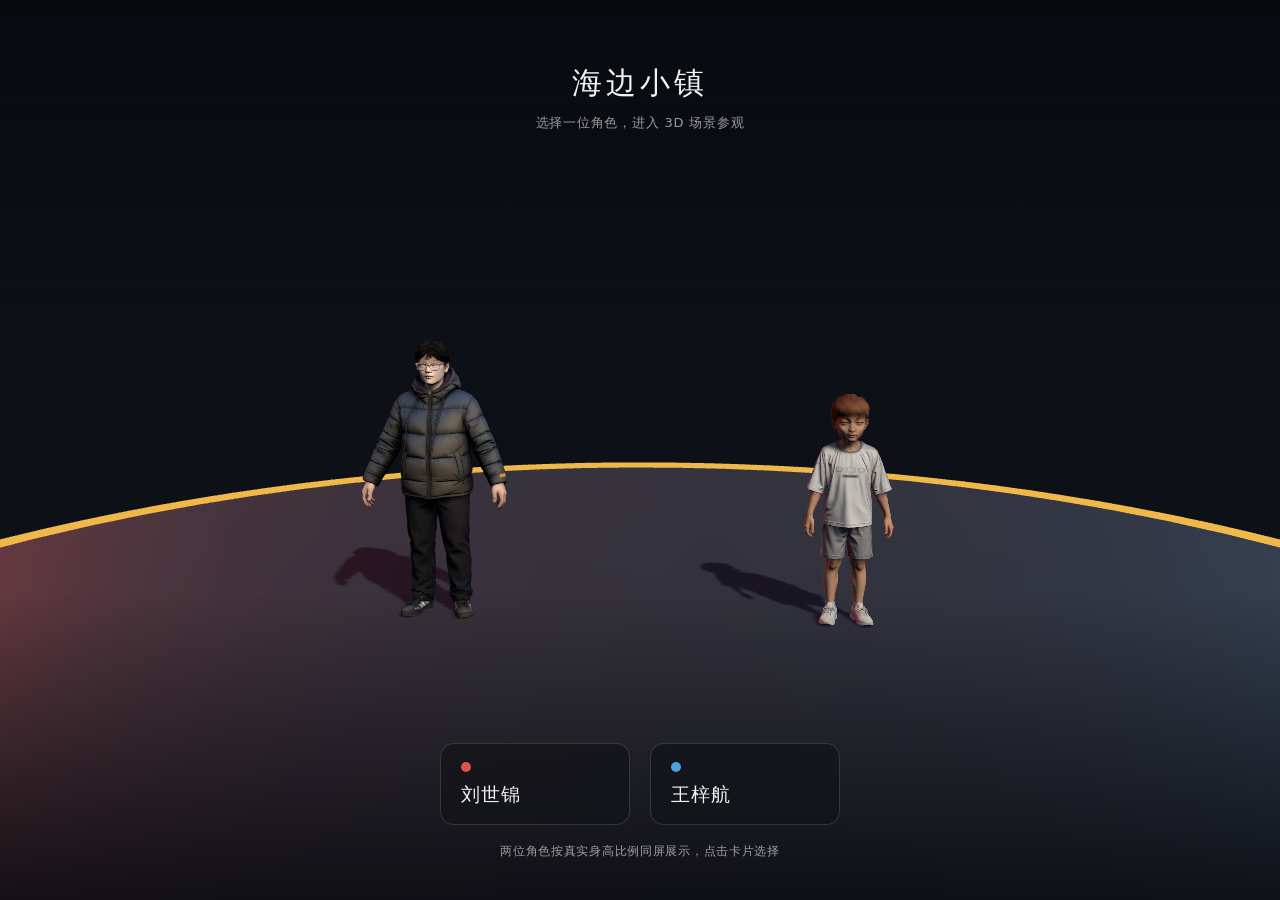
<file: web/index.html>
<!DOCTYPE html>
<html lang="zh-CN">
<head>
<meta charset="UTF-8" />
<meta name="viewport" content="width=device-width, initial-scale=1.0" />
<title>海边小镇 · 角色漫游</title>
<link rel="icon" href="data:image/svg+xml,<svg xmlns='http://www.w3.org/2000/svg' viewBox='0 0 16 16'><circle cx='8' cy='8' r='7' fill='%23f0b848'/></svg>" />
<link rel="stylesheet" href="style.css" />
<script type="importmap">
{
  "imports": {
    "three": "./vendor/three.module.js",
    "three/addons/": "./vendor/jsm/"
  }
}
</script>
</head>
<body>
<canvas id="c"></canvas>

<div id="select-ui" class="ui">
  <div class="select-head">
    <h1>海边小镇</h1>
    <p>选择一位角色，进入 3D 场景参观</p>
  </div>
  <div class="cards">
    <button class="card" data-char="0">
      <span class="card-dot" style="background:#e2504a"></span>
      <span class="card-name">刘世锦</span>
    </button>
    <button class="card" data-char="1">
      <span class="card-dot" style="background:#4aa3e2"></span>
      <span class="card-name">王梓航</span>
    </button>
  </div>
  <p class="select-foot">两位角色按真实身高比例同屏展示，点击卡片选择</p>
</div>

<div id="hud" class="ui hidden">
  <div class="hud-top">
    <span id="hud-name">—</span>
    <span id="hud-sub"></span>
  </div>
  <div id="score-panel" aria-live="polite">
    <span class="score-label">探索积分</span>
    <strong id="score-value">0</strong>
    <span id="score-stage">登天阶段 0 / 20</span>
    <span id="save-status">存档：起点</span>
    <span id="dash-status" class="hidden">星跃充能 3 / 3</span>
    <button id="reset-progress" type="button" title="清空积分、宝箱与三个长关的检查点">一键刷新积分</button>
  </div>
  <div class="hud-keys">
    <span><b>W A S D</b> 移动</span>
    <span><b>空格</b> 跳跃</span>
    <span><b>Shift</b> 加速</span>
    <span><b>F</b> 星跃</span>
    <span><b>E</b> 开门</span>
    <span><b>R</b> 返回存档点</span>
    <span><b>T</b> 切换关卡</span>
    <span><b>M</b> 静音</span>
    <span><b>鼠标</b> 点击锁定后移动转视角</span>
    <span><b>手柄</b> 左摇杆移动 · A 跳 · LT 加速 · 右摇杆视角</span>
    <span><b>滚轮</b> 缩放</span>
  </div>
  <div id="timer" class="hidden">0.00 秒</div>
  <div id="hint" class="hidden"></div>
  <div id="lock-tip" class="hidden">点击画面锁定鼠标视角 · ESC 释放</div>
  <div class="hud-actions">
    <button id="course-switch" type="button" title="切换关卡（T）">切换关卡</button>
    <button id="back-btn" type="button">返回选角</button>
  </div>
</div>

<div id="loading" class="ui"><div class="spinner"></div><span id="loading-text">正在加载角色模型…</span></div>

<script type="module" src="./src/main.js"></script>
</body>
</html>
</file>
<file: web/style.css>
:root {
  --panel: rgba(18, 20, 24, 0.72);
  --panel-border: rgba(255, 255, 255, 0.14);
  --text: #f2f3f5;
  --text-dim: rgba(242, 243, 245, 0.62);
  --accent: #f0b848;
}

* { box-sizing: border-box; }

html, body {
  margin: 0;
  height: 100%;
  overflow: hidden;
  background: #0a0c10;
  font-family: "PingFang SC", "Microsoft YaHei", "Segoe UI", system-ui, sans-serif;
  color: var(--text);
  -webkit-font-smoothing: antialiased;
}

#c { display: block; width: 100vw; height: 100vh; }

.ui {
  position: absolute;
  inset: 0;
  pointer-events: none;
}

.hidden { display: none !important; }

.ui button { pointer-events: auto; }

/* ---------- 选角界面 ---------- */

#select-ui {
  display: flex;
  flex-direction: column;
  align-items: center;
  padding: 7vh 24px 4.5vh;
  background: linear-gradient(180deg, rgba(6, 8, 12, 0.72) 0%, rgba(6, 8, 12, 0) 34%, rgba(6, 8, 12, 0) 66%, rgba(6, 8, 12, 0.8) 100%);
}

.select-head { text-align: center; margin-bottom: auto; }
.select-head h1 {
  margin: 0;
  font-size: 30px;
  font-weight: 500;
  letter-spacing: 0.14em;
}
.select-head p {
  margin: 10px 0 0;
  font-size: 13px;
  color: var(--text-dim);
  letter-spacing: 0.06em;
}

.cards { display: flex; gap: 20px; margin-bottom: 18px; }

.card {
  position: relative;
  width: 190px;
  padding: 18px 20px 16px;
  display: flex;
  flex-direction: column;
  gap: 6px;
  text-align: left;
  background: var(--panel);
  border: 1px solid var(--panel-border);
  border-radius: 14px;
  color: var(--text);
  cursor: pointer;
  backdrop-filter: blur(10px);
  transition: transform 0.18s ease, border-color 0.18s ease, background 0.18s ease;
  font: inherit;
}

.card:hover {
  transform: translateY(-4px);
  border-color: rgba(240, 184, 72, 0.75);
  background: rgba(28, 30, 36, 0.82);
}
.card:active { transform: translateY(-1px); }

.card-dot {
  width: 10px; height: 10px; border-radius: 50%;
  display: block; margin-bottom: 4px;
}
.card-name { font-size: 19px; font-weight: 500; letter-spacing: 0.04em; }
.card-meta { font-size: 12px; color: var(--text-dim); letter-spacing: 0.04em; }

.select-foot {
  margin: 0;
  font-size: 12px;
  color: var(--text-dim);
  letter-spacing: 0.06em;
}

/* ---------- 场景 HUD ---------- */

#hud { padding: 22px 26px; }

.hud-top {
  display: inline-flex;
  align-items: center;
  gap: 12px;
  padding: 8px 16px;
  background: var(--panel);
  border: 1px solid var(--panel-border);
  border-radius: 999px;
  backdrop-filter: blur(10px);
}
#hud-name { font-size: 15px; font-weight: 500; letter-spacing: 0.06em; }
#hud-sub { font-size: 12px; color: var(--text-dim); }

#score-panel {
  position: absolute;
  top: 22px;
  right: 26px;
  min-width: 146px;
  padding: 11px 16px 10px;
  display: grid;
  grid-template-columns: 1fr auto;
  align-items: baseline;
  gap: 2px 12px;
  text-align: right;
  background: rgba(18, 20, 24, 0.8);
  border: 1px solid rgba(240, 184, 72, 0.48);
  border-radius: 10px;
  backdrop-filter: blur(10px);
  box-shadow: 0 10px 30px rgba(4, 8, 14, 0.2);
  transition: border-color 0.18s ease, box-shadow 0.18s ease, transform 0.18s ease;
}
#score-panel.bump {
  border-color: rgba(255, 215, 107, 0.95);
  box-shadow: 0 0 0 3px rgba(255, 201, 74, 0.16), 0 12px 34px rgba(4, 8, 14, 0.3);
  transform: scale(1.035);
}
.score-label {
  font-size: 11px;
  letter-spacing: 0.12em;
  color: var(--text-dim);
}
#score-value {
  grid-row: span 2;
  font-size: 24px;
  line-height: 1;
  color: #ffd66b;
  font-variant-numeric: tabular-nums;
}
#score-stage {
  font-size: 10px;
  letter-spacing: 0.05em;
  color: rgba(242, 243, 245, 0.52);
}
#save-status {
  grid-column: 1 / -1;
  padding-top: 5px;
  margin-top: 4px;
  border-top: 1px solid rgba(255, 255, 255, 0.09);
  font-size: 10px;
  letter-spacing: 0.04em;
  color: rgba(255, 214, 107, 0.78);
}
#dash-status {
  grid-column: 1 / -1;
  margin-top: 5px;
  padding: 4px 7px;
  border: 1px solid rgba(123, 243, 223, 0.34);
  border-radius: 6px;
  background: rgba(45, 148, 151, 0.12);
  color: #9ff7e5;
  font-size: 10px;
  letter-spacing: 0.08em;
  text-align: center;
  text-shadow: 0 0 12px rgba(123, 243, 223, 0.38);
}
#reset-progress {
  grid-column: 1 / -1;
  width: 100%;
  margin-top: 7px;
  padding: 5px 8px;
  border: 1px solid rgba(255, 255, 255, 0.14);
  border-radius: 6px;
  background: rgba(255, 255, 255, 0.055);
  color: rgba(242, 243, 245, 0.76);
  font: inherit;
  font-size: 10px;
  letter-spacing: 0.06em;
  cursor: pointer;
  transition: color 0.16s ease, border-color 0.16s ease, background 0.16s ease;
}
#reset-progress:hover {
  color: #ffd9d2;
  border-color: rgba(226, 80, 74, 0.72);
  background: rgba(226, 80, 74, 0.12);
}

.hud-keys {
  position: absolute;
  left: 26px;
  bottom: 26px;
  display: flex;
  gap: 18px;
  font-size: 12px;
  color: var(--text-dim);
  letter-spacing: 0.04em;
}
.hud-keys b { color: var(--text); font-weight: 500; }

.hud-actions {
  position: absolute;
  right: 26px;
  bottom: 26px;
  display: flex;
  gap: 10px;
}

#course-switch,
#back-btn {
  padding: 9px 18px;
  font: inherit;
  font-size: 13px;
  color: var(--text);
  background: var(--panel);
  border: 1px solid var(--panel-border);
  border-radius: 999px;
  cursor: pointer;
  backdrop-filter: blur(10px);
  transition: border-color 0.18s ease, background 0.18s ease;
}

#course-switch {
  color: #ffdb82;
  border-color: rgba(240, 184, 72, 0.42);
}

#course-switch:hover {
  color: #ffe7ab;
  border-color: rgba(240, 184, 72, 0.88);
  background: rgba(55, 45, 25, 0.82);
}

#back-btn:hover { border-color: rgba(240, 184, 72, 0.75); background: rgba(28, 30, 36, 0.86); }

/* ---------- 交互提示 ---------- */

#hint {
  position: absolute;
  left: 50%;
  bottom: 14vh;
  transform: translateX(-50%);
  padding: 10px 22px;
  font-size: 14px;
  letter-spacing: 0.08em;
  color: var(--text);
  background: var(--panel);
  border: 1px solid rgba(240, 184, 72, 0.55);
  border-radius: 999px;
  backdrop-filter: blur(10px);
}

#lock-tip {
  position: absolute;
  left: 50%;
  top: 9vh;
  transform: translateX(-50%);
  padding: 8px 20px;
  font-size: 13px;
  letter-spacing: 0.08em;
  color: var(--text-dim);
  background: var(--panel);
  border: 1px solid var(--panel-border);
  border-radius: 999px;
  backdrop-filter: blur(10px);
}

/* ---------- 训练计时器 ---------- */

#timer {
  position: absolute;
  top: 24px;
  left: 50%;
  transform: translateX(-50%);
  padding: 8px 24px;
  font-size: 22px;
  font-weight: 600;
  letter-spacing: 0.06em;
  color: var(--text);
  background: var(--panel);
  border: 1px solid rgba(240, 184, 72, 0.55);
  border-radius: 999px;
  backdrop-filter: blur(10px);
  font-variant-numeric: tabular-nums;
}

/* ---------- 加载 ---------- */

#loading {
  display: flex;
  flex-direction: column;
  align-items: center;
  justify-content: center;
  gap: 14px;
  background: #0a0c10;
  font-size: 13px;
  letter-spacing: 0.08em;
  color: var(--text-dim);
  z-index: 20;
}
.spinner {
  width: 26px; height: 26px;
  border: 2px solid rgba(255, 255, 255, 0.18);
  border-top-color: var(--accent);
  border-radius: 50%;
  animation: spin 0.9s linear infinite;
}
@keyframes spin { to { transform: rotate(360deg); } }

@media (max-width: 680px) {
  #hud { padding: 14px; }
  .hud-top { max-width: 46vw; overflow: hidden; }
  #hud-name, #hud-sub { overflow: hidden; text-overflow: ellipsis; white-space: nowrap; }
  #score-panel { top: 66px; right: 14px; min-width: 132px; padding: 9px 12px 8px; }
  #score-value { font-size: 21px; }
  #timer { top: 14px; }
  .hud-keys { display: none; }
  .hud-actions { right: 14px; bottom: 14px; }
  #course-switch, #back-btn { padding: 8px 13px; font-size: 12px; }
  #hint { width: min(88vw, 520px); padding: 9px 14px; text-align: center; }
  #lock-tip { top: 198px; white-space: nowrap; }
}
</file>
